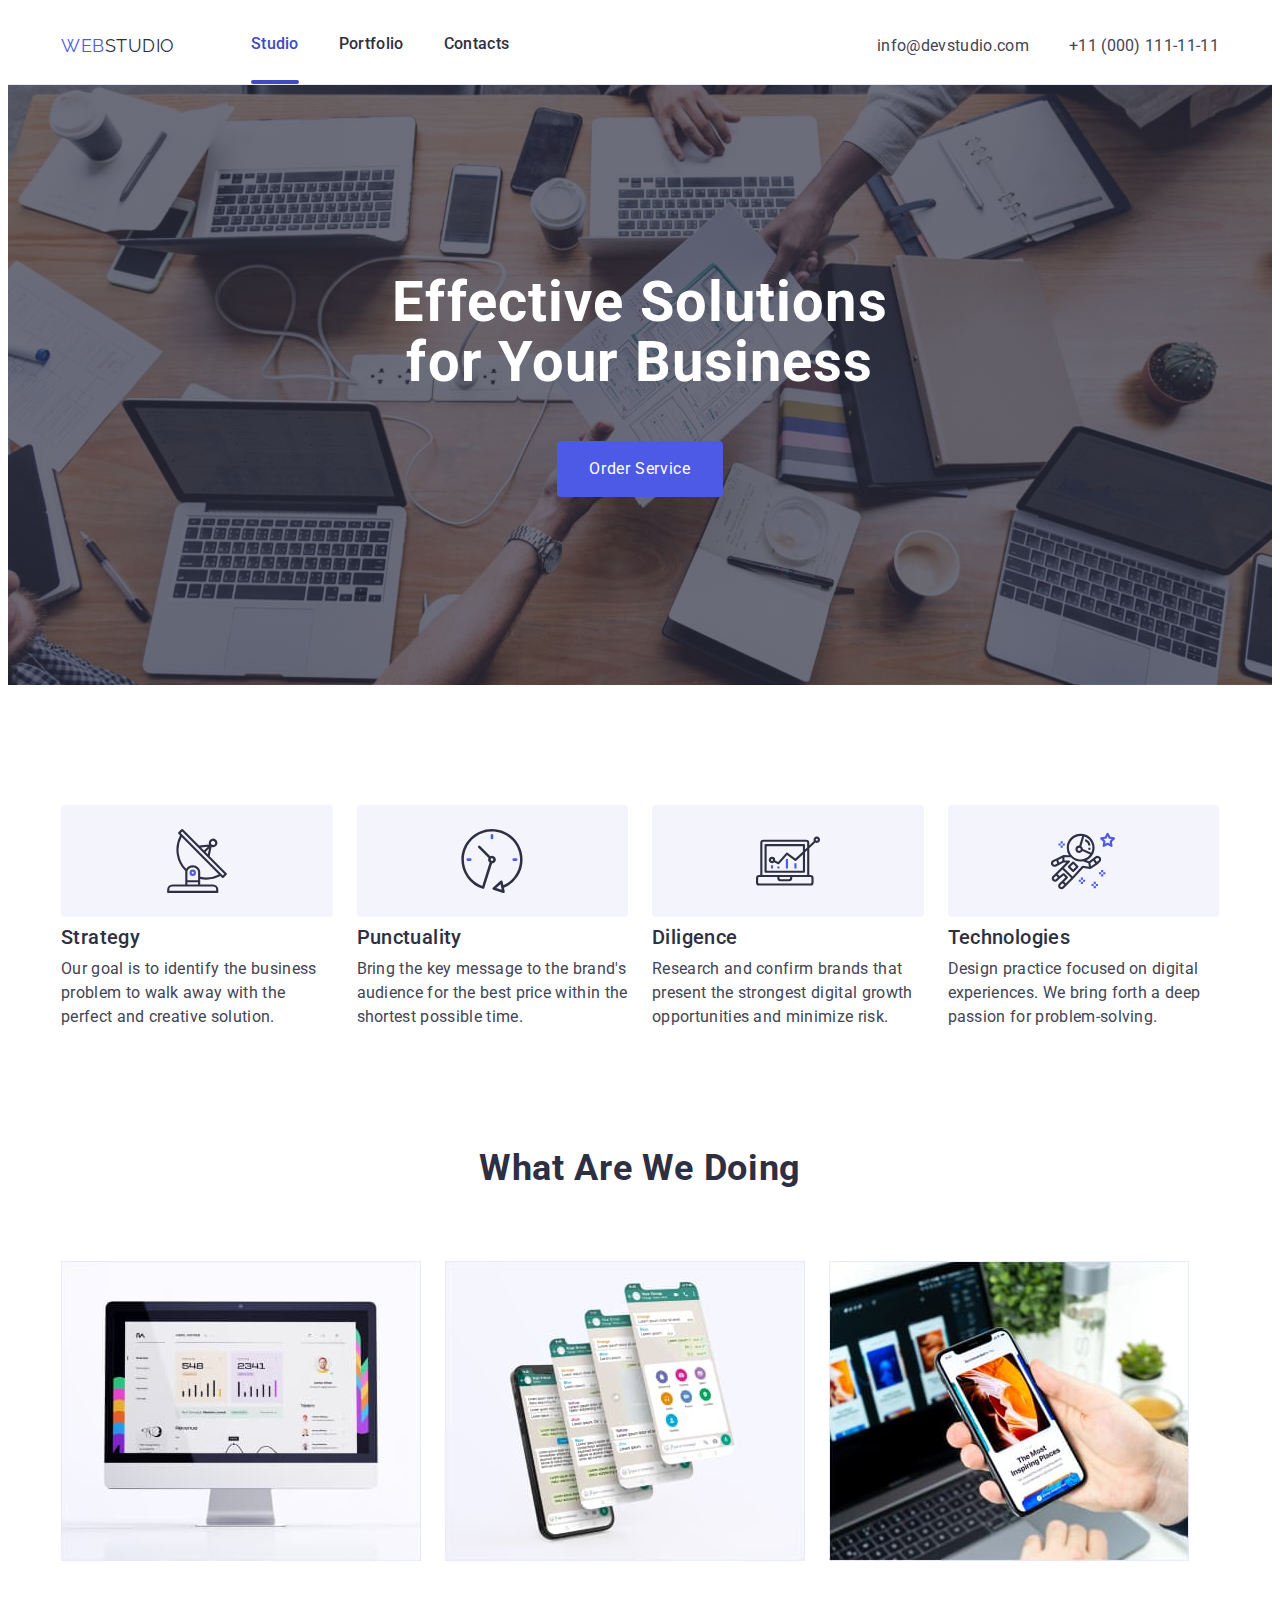
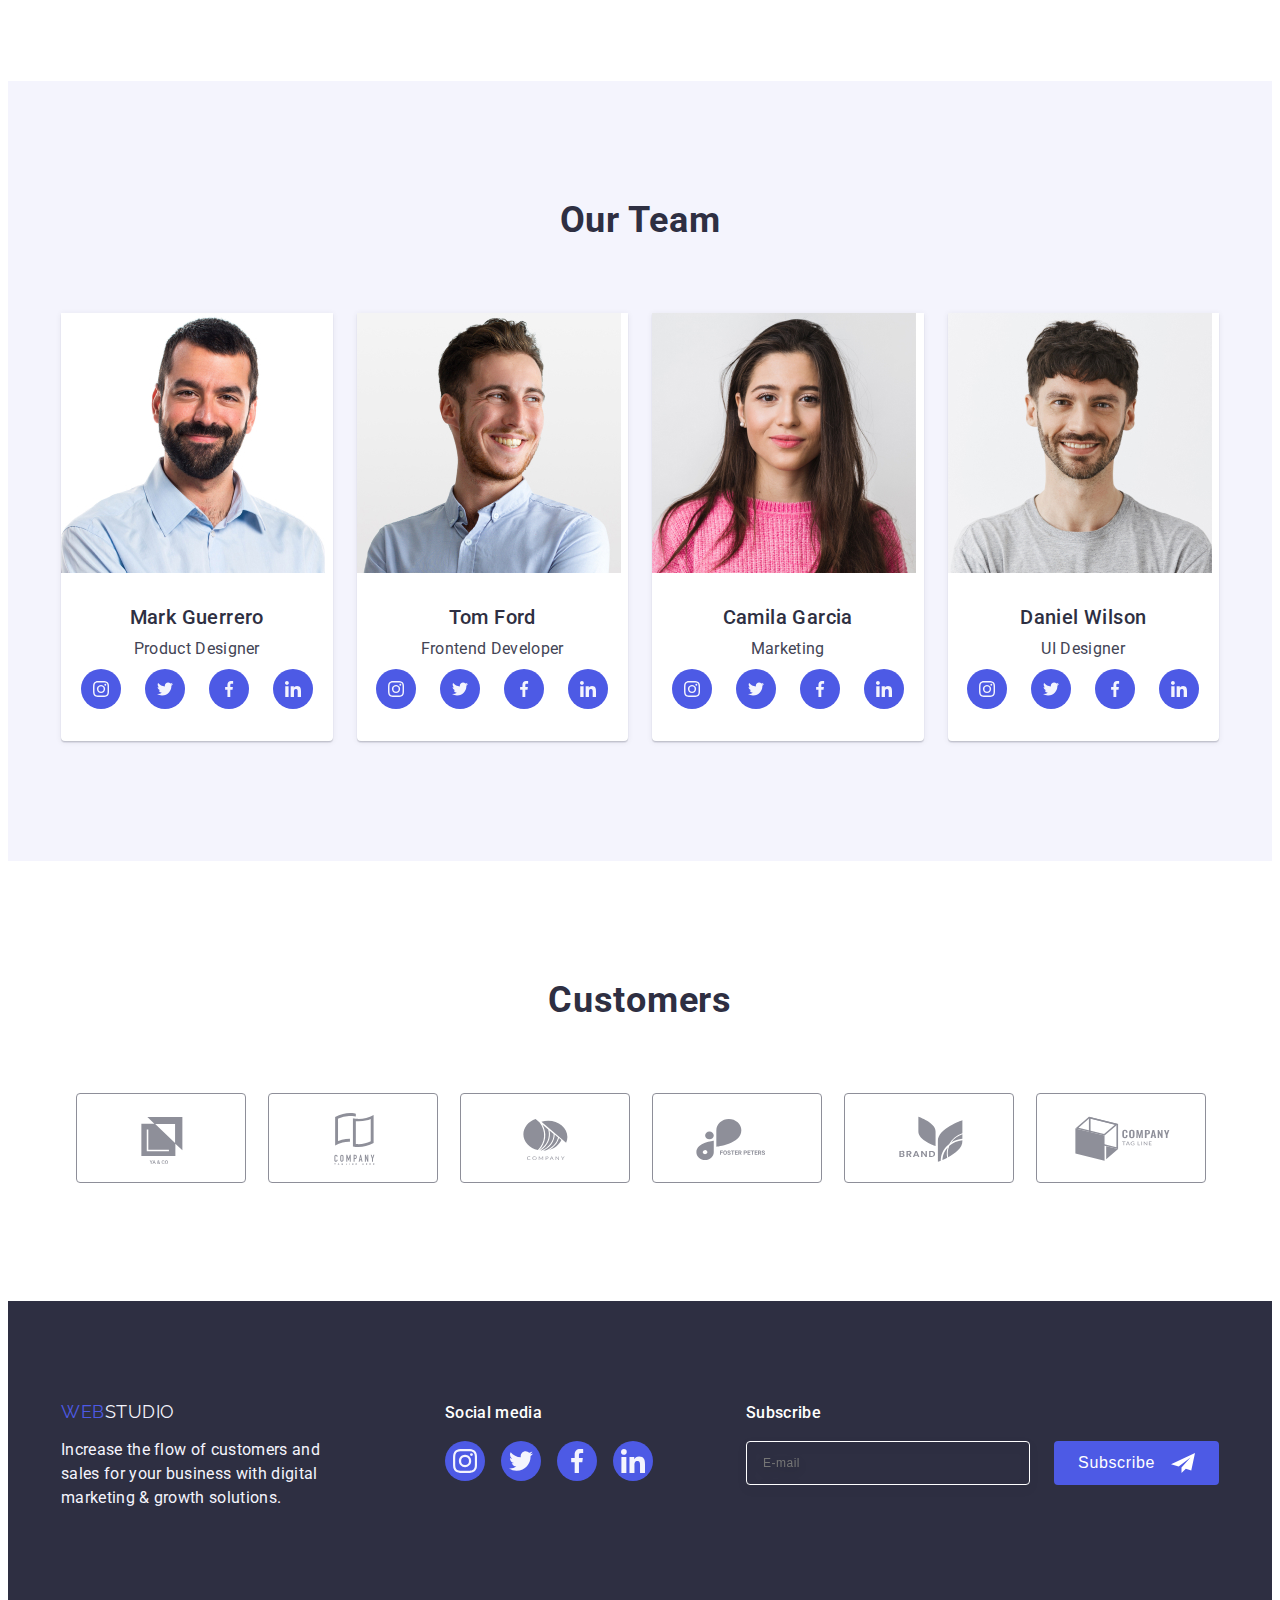
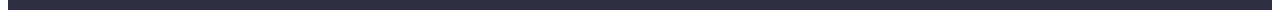
<file: index.html>
<!DOCTYPE html>
<html lang="en">
<head >
    <meta charset="UTF-8">
    <meta http-equiv="X-UA-Compatible" content="IE=edge">
    <meta name="viewport" content="width=device-width, initial-scale=1.0">
    <title>Студія</title>
    <link rel="preconnect" href="https://fonts.googleapis.com">
    <link rel="preconnect" href="https://fonts.gstatic.com" crossorigin>
    <link href="https://fonts.googleapis.com/css2?family=Raleway:wght@800&family=Roboto:wght@400;500;600;700&display=swap" rel="stylesheet">
    <link rel="stylesheet" href="https://cdnjs.cloudflare.com/ajax/libs/modern-normalize/1.1.0/modern-normalize.min.css" integrity="sha512-wpPYUAdjBVSE4KJnH1VR1HeZfpl1ub8YT/NKx4PuQ5NmX2tKuGu6U/JRp5y+Y8XG2tV+wKQpNHVUX03MfMFn9Q==" crossorigin="anonymous" referrerpolicy="no-referrer" />
    <link href="https://unpkg.com/aos@2.3.1/dist/aos.css" rel="stylesheet">
    <link rel="stylesheet" href="./css/styles.css">
</head>
<body>
    <header class="header">
       <div class="container header-container"> 
        <nav class="header-navigation "> 
        <a class="header-logo link " href="./index.html">Web<span class="studio-text">Studio</span></a>          
        <ul class="header-list list">
        <li class="header-item"> <a class="header-link current link" href="./index.html">Studio</a> </li>
        <li class="header-item"> <a class="header-link link" href="./portfolio.html">Portfolio</a></li>
        <li class="header-item"> <a class="header-link link" href=""> Contacts</a></li>
    </ul>
</nav>
<address class="header-address">
    <ul class="header-list list">
    <li class="header-item"><a class="header-contact link" href="mailto:info@devstudio.com">info@devstudio.com</a></li>
    <li class="header-item"><a class="header-contact link" href="tel:+110001111111">+11 (000) 111-11-11</a></li>
    </ul>
</address>
</div>
    </header>
    <main >
        <section class="first">
            <div class="container">
            <h1 class="first-tittle">Effective Solutions
            for Your Business</h1>
            <button class="first-button" type="button" data-modal-open>Order Service</button>
        </div>
        </section>
        <section class="second">
            <div class="container">
            <h2 class="second-title" hidden>work</h2>
                <ul class="second-list list">
                <li class="second-item">
                    <div class="future-item">
                    <svg class="future-icon" width="64" height="64">
                        <use href="./images/icons.svg#icon-antenna-1"></use>
                    </svg>
                </div>
                    <h3 class="second-category">Strategy</h3>
                    <p class="second-text">Our goal is to identify the business
                        problem to walk away with the perfect and creative solution. </p>
                </li>
                <li class="second-item">
                    <div class="future-item">
                    <svg class="future-icon" width="64" height="64">
                        <use href="./images/icons.svg#icon-clock-1"></use>
                    </svg>
                    </div>
                    <h3 class="second-category">Punctuality</h3>
                    <p class="second-text">Bring the key message to the brand's audience for the best price within the shortest possible time.</p>
                </li>
                <li class="second-item">
                    <div class="future-item">
                    <svg class="future-icon" width="64" height="64">
                        <use href="./images/icons.svg#icon-diagram-1"></use>
                    </svg>
                    </div>
                    <h3 class="second-category">Diligence</h3>
                    <p class="second-text">Research and confirm brands that present the strongest digital growth opportunities and minimize risk.</p>
                </li>
                <li class="second-item">
                    <div class="future-item">
                    <svg class="future-icon" width="64" height="64">
                        <use href="./images/icons.svg#icon-astronaut-1"></use>
                    </svg>
                    </div>
                    <h3 class="second-category">Technologies</h3>
                    <p class="second-text">Design practice focused on digital experiences. We bring forth a deep passion for problem-solving.</p>
                </li>
            </ul>
        </div>
        </section>
        <section class="third">
            <div class="container">
            <h2 class="third-tittle">What are we doing</h2>
       <ul class="list picture-third">
        <li class="picture-third"><img src="./images/monitor.jpg" alt="monitor" width= "360" height="300"></li>
        <li class="picture-third"><img src="./images/telephons.jpg" alt="displays" width="360" height="300"></li>
        <li class="picture-third"><img src="./images/telephon.jpg" alt="telephon" width="360" height="300"></li>
       </ul> 
    </div>    
        </section>
        <section class="fourth">
            <div class="container">
            <h2 class="fourth-tittle">Our Team</h2>
            <ul class="fourth-list list">
                <li class="fourth-item">
                    <img src="./images/mark.jpg" alt="mark" width="264" height="260">
                    <div class="teem-text">
                    <h3 class="fourth-name">Mark Guerrero</h3>
                    <p class="fourth-text">Product Designer</p>
                    <ul class="fourth-soc-list list">
                        <li class="fourth-soc-item"><a class="fourth-soc-link link" href="">
                            <svg class="fourth-soc-icon" width="16" height="16">
                                <use href="./images/icons.svg#icon-instagram-2"></use>
                            </svg>
                        </a></li>
                        <li class="fourth-soc-item"><a class="fourth-soc-link link" href="">
                            <svg class="fourth-soc-icon" width="16" height="16">
                                <use href="./images/icons.svg#icon-twitter-1"></use>
                            </svg>
                        </a></li>
                        <li class="fourth-soc-item"><a class="fourth-soc-link link" href="">
                            <svg class="fourth-soc-icon" width="16" height="16">
                                <use href="./images/icons.svg#icon-facebook-1"></use>
                            </svg>
                        </a></li>
                        <li class="fourth-soc-item"><a class="fourth-soc-link link" href="">
                            <svg class="fourth-soc-icon" width="16" height="16">
                                <use href="./images/icons.svg#icon-linkedin-1"></use>
                            </svg>
                        </a></li>
                    </ul>
                </div>
                </li>
                <li class="fourth-item">
                    <img src="./images/tom.jpg" alt="tom" width="264" height="260">
                    <div class="teem-text">
                    <h3 class="fourth-name">Tom Ford</h3>
                    <p class="fourth-text">Frontend Developer</p>
                    <ul class="fourth-soc-list list">
                        <li class="fourth-soc-item"><a class="fourth-soc-link link" href="">
                            <svg class="fourth-soc-icon" width="16" height="16">
                                <use href="./images/icons.svg#icon-instagram-2" ></use>
                            </svg>
                        </a></li>
                        <li class="fourth-soc-item"><a class="fourth-soc-link link" href="">
                            <svg class="fourth-soc-icon" width="16" height="16">
                                <use href="./images/icons.svg#icon-twitter-1"></use>
                            </svg>
                        </a></li>
                        <li class="fourth-soc-item"><a class="fourth-soc-link link" href="">
                            <svg class="fourth-soc-icon" width="16" height="16">
                                <use href="./images/icons.svg#icon-facebook-1"></use>
                            </svg>
                        </a></li>
                        <li class="fourth-soc-item"><a class="fourth-soc-link link" href="">
                            <svg class="fourth-soc-icon" width="16" height="16">
                                <use href="./images/icons.svg#icon-linkedin-1"></use>
                            </svg>
                        </a></li>
                    </ul>
                </div>
                </li>
                <li class="fourth-item">
                    <img src="./images/kamila.jpg" alt="kamila" width="264" height="260">
                    <div class="teem-text">
                    <h3 class="fourth-name">Camila Garcia</h3>
                    <p class="fourth-text">Marketing</p>
                    <ul class="fourth-soc-list list">
                        <li class="fourth-soc-item"><a class="fourth-soc-link link"  href="">
                            <svg class="fourth-soc-icon" width="16" height="16">
                                <use href="./images/icons.svg#icon-instagram-2"></use>
                            </svg>
                        </a></li>
                        <li class="fourth-soc-item"><a class="fourth-soc-link link"  href="">
                            <svg class="fourth-soc-icon" width="16" height="16">
                                <use href="./images/icons.svg#icon-twitter-1"></use>
                            </svg>
                        </a></li>
                        <li class="fourth-soc-item"><a class="fourth-soc-link link"  href="">
                            <svg class="fourth-soc-icon" width="16" height="16">
                                <use href="./images/icons.svg#icon-facebook-1"></use>
                            </svg>
                        </a></li>
                        <li class="fourth-soc-item"><a class="fourth-soc-link link"  href="">
                            <svg class="fourth-soc-icon" width="16" height="16">
                                <use href="./images/icons.svg#icon-linkedin-1"></use>
                            </svg>
                        </a></li>
                    </ul>
                </div>
                </li>
                <li class="fourth-item">
                    <img src="./images/daniel.jpg" alt="daniel" width="264" height="260">
                    <div class="teem-text">
                    <h3 class="fourth-name">Daniel Wilson</h3>
                    <p class="fourth-text">UI Designer</p>
                    <ul class="fourth-soc-list list">
                        <li class="fourth-soc-item"><a class="fourth-soc-link link"  href="">
                            <svg class="fourth-soc-icon" width="16" height="16">
                                <use href="./images/icons.svg#icon-instagram-2"></use>
                            </svg>
                        </a></li>
                        <li class="fourth-soc-item"><a class="fourth-soc-link link"  href="">
                            <svg class="fourth-soc-icon" width="16" height="16">
                                <use href="./images/icons.svg#icon-twitter-1"></use>
                            </svg>
                        </a></li>
                        <li class="fourth-soc-item"><a class="fourth-soc-link link"  href="">
                            <svg class="fourth-soc-icon" width="16" height="16">
                                <use href="./images/icons.svg#icon-facebook-1"></use>
                            </svg>
                        </a></li>
                        <li class="fourth-soc-item"><a class="fourth-soc-link link"  href="">
                            <svg class="fourth-soc-icon" width="16" height="16">
                                <use href="./images/icons.svg#icon-linkedin-1"></use>
                            </svg>
                                 </a></li>
                    </ul>
                </div>
                </li>
            </ul>
        </div>
        </section>
        <section class="fifth">
            <div class="container">
                <h2 class="fifth-tittle">Customers</h2>
             <ul class="customers-list list">
                <li class="customers-item"><a class="customers-link link" href="">
                    <svg class="customers-icon" width="104" height="56">
                        <use href="./images/icons.svg#icon-Logo"></use>
                    </svg>
                </a></li>
                <li class="customers-item"><a class="customers-link link" href="">
                    <svg class="customers-icon" width="104" height="56">
                        <use href="./images/icons.svg#icon-Logo-1"></use>
                    </svg>
                </a></li>
                <li class="customers-item"><a class="customers-link link" href="">
                    <svg class="customers-icon" width="104" height="56">
                        <use href="./images/icons.svg#icon-Logo-2"></use>
                    </svg>
                </a></li>
                <li class="customers-item"><a class="customers-link link" href="">
                    <svg class="customers-icon" width="104" height="56">
                        <use href="./images/icons.svg#icon-Logo-3"></use>
                    </svg>
                </a></li>
                <li class="customers-item"><a class="customers-link link" href="">
                    <svg class="customers-icon" width="104" height="56">
                        <use href="./images/icons.svg#icon-Logo-4"></use>
                    </svg>
                </a></li>
                <li class="customers-item"><a class="customers-link link" href="">
                    <svg class="customers-icon" width="104" height="56">
                        <use href="./images/icons.svg#icon-Logo-5"></use>
                    </svg>
                </a></li>
             </ul> 
             </div>
            </section>       
    </main>
    <footer class="footer">
        <div class="container footer-container">
            <div>
        <a class="footer-logo link" href="./index.html"> Web<span class="studio-color">Studio</span></a>  
                <p class="footer-text">Increase the flow of customers and sales for your business with digital marketing & growth solutions.</p>   
            </div>
            <div class="footer-wrap">
                <h3 class="social-media">Social media</h3>
                <ul class="social-media-list list">
                    <li class="footer-social">
                        <a class="footer-social-link link" href="">
                            <svg class="footer-social-icon" width="24" height="24">
                                <use href="./images/icons.svg#icon-instagram-2"></use>
                            </svg>
                        </a>
                    </li>
                    <li class="footer-social">
                        <a class="footer-social-link link" href="">
                            <svg class="footer-social-icon" width="24" height="24">
                                <use href="./images/icons.svg#icon-twitter-1"></use>
                            </svg>
                        </a>
                    </li>
                    <li class="footer-social">
                        <a class="footer-social-link link" href="">
                            <svg class="footer-social-icon" width="24" height="24">
                                <use href="./images/icons.svg#icon-facebook-1"></use>
                            </svg>
                        </a>
                    </li>
                <li class="footer-social">
                        <a class="footer-social-link link" href="">
                            <svg class="footer-social-icon" width="24" height="24">
                                <use href="./images/icons.svg#icon-linkedin-1"></use>
                            </svg>
                        </a>
                    </li>    
                </ul>
            </div>
       
        <div class="footer-subscribe">
            <p class="subscribe-text">Subscribe</p>
            <form class="subscribe-form">
                <input class="subscribe-email" type="email" name="email" name="email" placeholder="E-mail">
                <button type="submit" class="subscribe-button">Subscribe
                        <svg class="subscribe-icon" width="24" height="24">
                            <use href="./images/icons.svg#icon-Frame-3-1"></use>
                        </svg>
               </button>
            </form>
        </div>
    </div>
            </footer>
            <div class="backdrop is-hidden" data-modal>
             <div class="modal">
                <button class="modal-close-btn" type="button" data-modal-close>
                    <svg class="close-x" width="8" height="8">
                        <use href="./images/icons.svg#icon-close-black-18dp-2-1"></use>
                    </svg>
                </button>
                <p class="modal-tittle">Leave your contacts and we will call you back</p>
                <form class="modal-form">
                    <div class="modal-field">
                    <label for="user-name" class="input-text">Name</label>
                    <div class="input-wrap">
                    <input type="text" name="user-name" id="user-name" class="modal-input">
                    <svg class="modal-icon" width="18px" height="24px">
                        <use href="./images/icons.svg#icon-person-black-18dp-1-1"></use>
                    </svg>
                </div>
                </div>
                <div class="modal-field">
                <label for="user-tel" class="input-text">Phone</label>
                <div class="input-wrap">
                    <input type="tel" name="user-tel" id="user-tel" class="modal-input">
                <svg class="modal-icon" width="18px" height="24px">
                    <use href="./images/icons.svg#icon-phone-black-18dp-1-1"></use>
                </svg>
                </div>
                </div>
                <div class="modal-field">
                    <label for="user-email" class="input-text">Email</label>
                <div class="input-wrap">    
                <input type="email" name="user-email" id="user-email" class="modal-input">
            <svg class="modal-icon" width="18px" height="24px">
                <use href="./images/icons.svg#icon-email-black-18dp-1-1"></use>
            </svg>
            </div>
            </div>    
               <div class="modal-field"> 
                <label for="user-coment" class="input-text">Comment</label>
                <textarea name="user-coment" id="user-coment" class="modal-textarea" placeholder="Text input"></textarea>
                  </div>
                  <div class="modal-check">
                    <input type="checkbox" name="privacy" id="privacy" value="tru" class="input-check visually-hidden">
                  <label for="privacy" class="check-text">I accept the terms and conditions of the &nbsp;<a href="" class="check-last-text">Privacy Policy</a> </label>                  
                  </div>     
            <button class="modal-send" type="submit">Send</button>
                </form>
             </div>   
            </div>
            <script src="./js/modal.js"></script>
            <script src="https://unpkg.com/aos@2.3.1/dist/aos.js"></script>
            <script>
                AOS.init();
              </script>
</body>
</html>
</file>
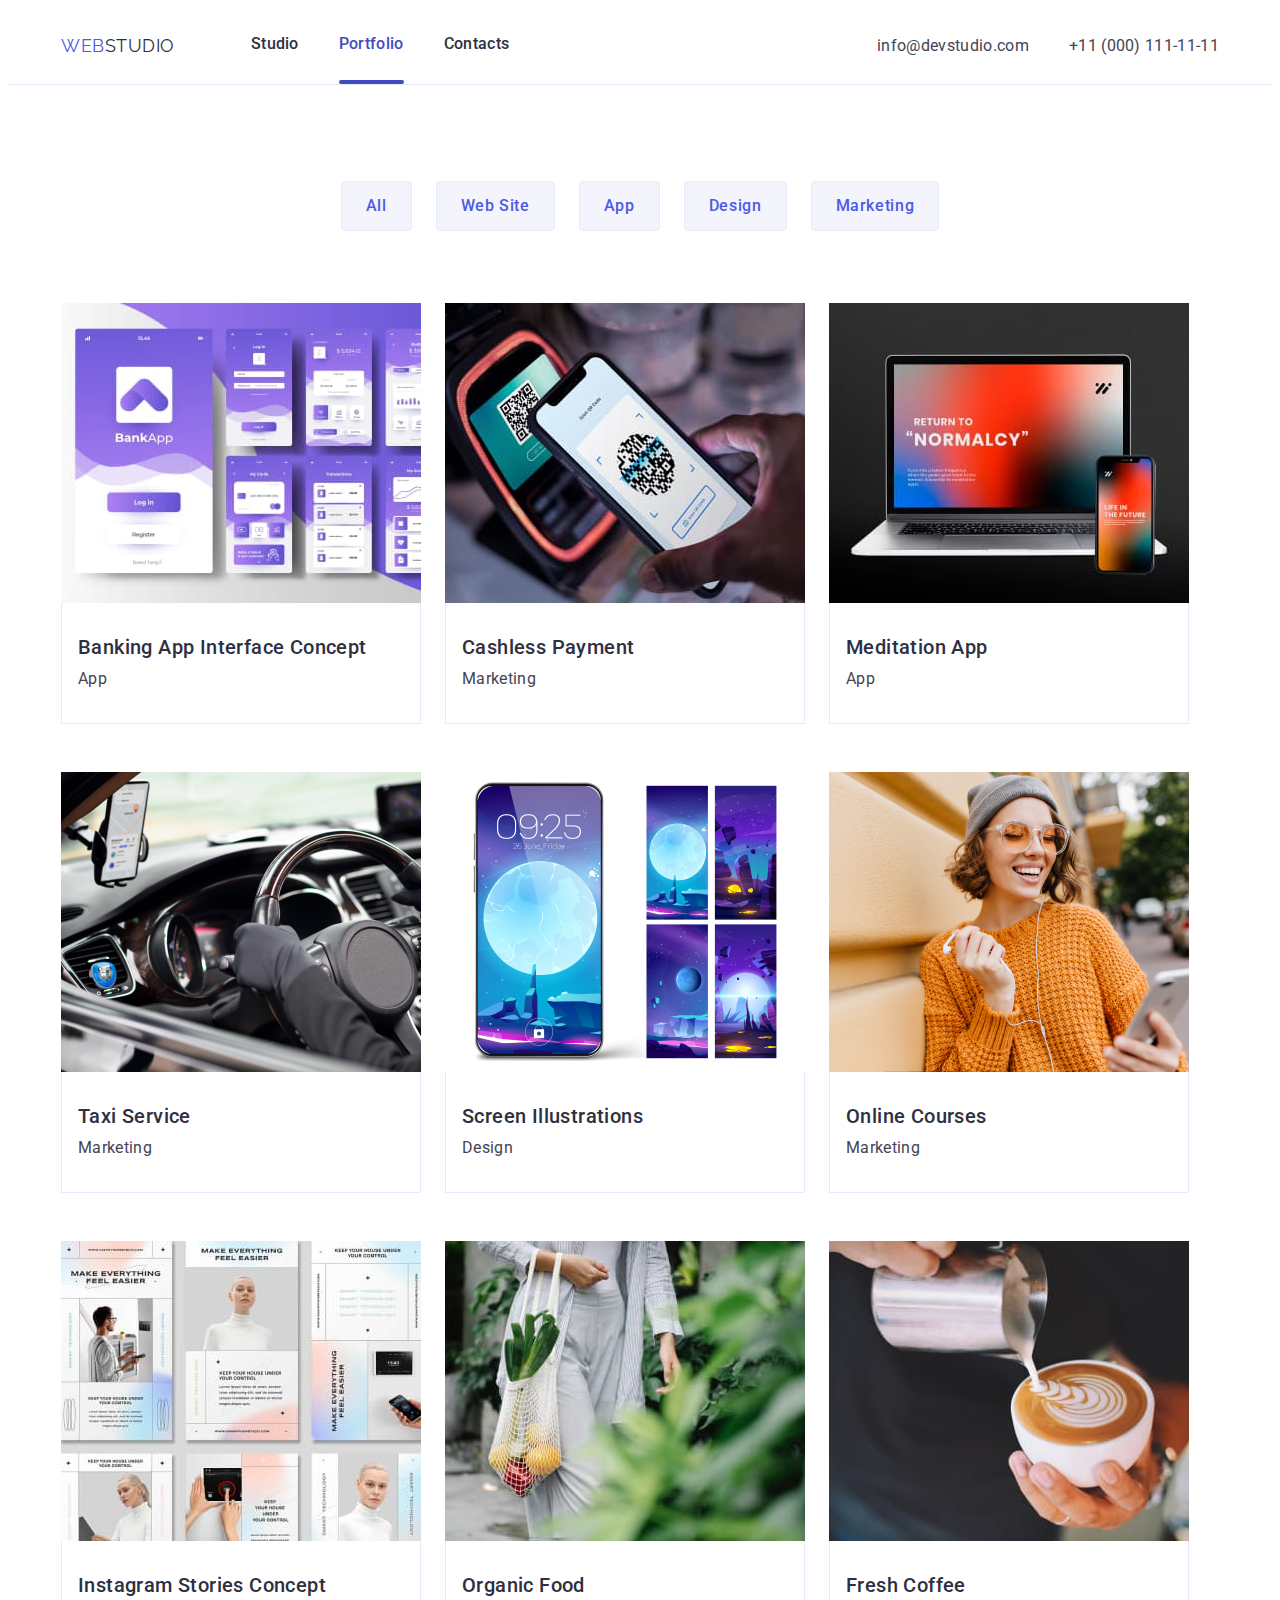
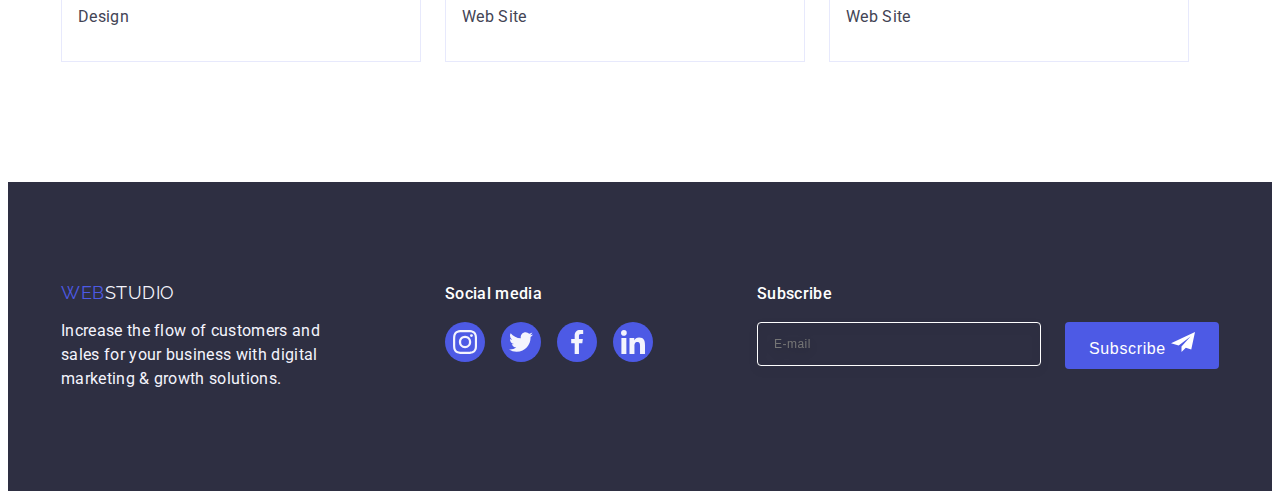
<file: portfolio.html>
<!DOCTYPE html>
<html lang="en">
<head>
    <meta charset="UTF-8">
    <meta http-equiv="X-UA-Compatible" content="IE=edge">
    <meta name="viewport" content="width=device-width, initial-scale=1.0">
    <title>Портфоліо</title>
    <link rel="preconnect" href="https://fonts.googleapis.com">
    <link rel="preconnect" href="https://fonts.gstatic.com" crossorigin>
    <link href="https://fonts.googleapis.com/css2?family=Raleway:wght@800&family=Roboto:wght@400;500;600;700&display=swap" rel="stylesheet">
    <link rel="stylesheet" href="https://cdnjs.cloudflare.com/ajax/libs/modern-normalize/1.1.0/modern-normalize.min.css" integrity="sha512-wpPYUAdjBVSE4KJnH1VR1HeZfpl1ub8YT/NKx4PuQ5NmX2tKuGu6U/JRp5y+Y8XG2tV+wKQpNHVUX03MfMFn9Q==" crossorigin="anonymous" referrerpolicy="no-referrer" />
    <link rel="stylesheet" href="./css/styles.css">
</head>
<body>
    <header class="header">
        <div class="container header-container">
        <nav class="header-navigation"> 
        <a class="header-logo link" href="./index.html">Web<span class="studio-text">Studio</span></a>          
        <ul class="header-list list">
        <li class="header-item"> <a class="header-link link" href="./index.html">Studio</a> </li>
        <li class="header-item"> <a class="header-link current link" href="./portfolio.html">Portfolio</a> </li>
        <li class="header-item"> <a class="header-link link" href=""> Contacts</a></li>
    </ul>
</nav>
<address class="header-address">
    <ul class="header-list list">
    <li class="header-item"><a class="header-contact link" href="mailto:info@devstudio.com">info@devstudio.com</a></li>
    <li class="header-item"><a class="header-contact link" href="tel:+110001111111">+11 (000) 111-11-11</a></li>
    </ul>
</address>
</div>
    </header>
    <main>
<section class="portfolio-section">
    <div class="container portfolio-conteiner">
    <h1 hidden>title</h1>
    <ul class="button-list list">
        <li class="button-item"><button class="btn-text btn" type="button">All</button></li>
        <li class="button-item"><button class="btn-text btn" type="button">Web Site</button></li>
        <li class="button-item"><button class="btn-text btn" type="button">App</button></li>
        <li class="button-item"><button class="btn-text btn" type="button">Design</button></li>
        <li class="button-item"><button class="btn-text btn" type="button">Marketing</button></li>
    </ul>
    <ul class="picture-list list">
        <li class="picture-item">
            <div class="picture-top">
            <a href="#" class="picture-item-link link">
            <img src="./images/portfolio/themth.jpg" alt="themth" width="360" height="300">
            <p class="picture-top-text">Lorem ipsum dolor sit amet consectetur adipisicing elit. Ipsa inventore optio asperiores ab! Dignissimos aperiam obcaecati cupiditate eveniet maxime ea neque vel fugiat soluta, corrupti adipisci! Distinctio soluta sunt nulla?</p>
        </div>
            <div class="under-picture">
            <h2 class="picture-tittle">Banking App Interface Concept</h2>
            <p class="picture-text">App</p>
            </div>
        </a>
        </li>
        <li class="picture-item">
            <div class="picture-top">
            <a href="#" class="picture-item-link link">
            <img src="./images/portfolio/qrscaner.jpg" alt="qrscaner" width="360" height="300">
        <p class="picture-top-text">Lorem ipsum dolor sit amet consectetur adipisicing elit. Totam, perspiciatis expedita quibusdam explicabo cupiditate beatae ea praesentium provident libero, soluta error cumque temporibus dolor, fugit deserunt perferendis voluptatem dicta optio.</p>   
        </div>
            <div class="under-picture">
            <h2 class="picture-tittle">Cashless Payment</h2>
            <p class="picture-text">Marketing</p>
            </div>
        </a>
        </li>
        <li class="picture-item">
            <div class="picture-top">
            <a href="#" class="picture-item-link link">
            <img src="./images/portfolio/normalcy.jpg" alt="normalsy" width="360" height="300">
        <p class="picture-top-text">Lorem ipsum dolor sit amet consectetur adipisicing elit. Totam, perspiciatis expedita quibusdam explicabo cupiditate beatae ea praesentium provident libero, soluta error cumque temporibus dolor, fugit deserunt perferendis voluptatem dicta optio.</p>    
        </div>
            <div class="under-picture">
            <h2 class="picture-tittle">Meditation App</h2>
            <p class="picture-text">App</p>
        </div>
        </a>
        </li>
        <li class="picture-item">
            <div class="picture-top">
            <a href="#" class="picture-item-link link">
            <img src="./images/portfolio/taxi.jpg" alt="taxi" width="360" height="300">
        <p class="picture-top-text">Lorem ipsum dolor sit amet consectetur adipisicing elit. Totam, perspiciatis expedita quibusdam explicabo cupiditate beatae ea praesentium provident libero, soluta error cumque temporibus dolor, fugit deserunt perferendis voluptatem dicta optio.</p>    
        </div>
            <div class="under-picture">
            <h2 class="picture-tittle">Taxi Service</h2>
            <p class="picture-text">Marketing</p>
        </div>
            </a>
        </li>
        <li class="picture-item">
            <div class="picture-top">
            <a href="#" class="picture-item-link link">
            <img src="./images/portfolio/moon.jpg" alt="moon" width="360" height="300">
        <p class="picture-top-text">Lorem ipsum dolor sit amet consectetur adipisicing elit. Totam, perspiciatis expedita quibusdam explicabo cupiditate beatae ea praesentium provident libero, soluta error cumque temporibus dolor, fugit deserunt perferendis voluptatem dicta optio.</p>    
        </div>
            <div class="under-picture">
            <h2 class="picture-tittle">Screen Illustrations</h2>
            <p class="picture-text">Design</p>
        </div>
            </a>
        </li>
        <li class="picture-item">
            <div class="picture-top">
            <a href="#" class="picture-item-link link">
            <img src="./images/portfolio/girl.jpg" alt="girl" width="360" height="300">
            <p class="picture-top-text">Lorem ipsum dolor sit amet consectetur adipisicing elit. Dicta ea possimus fugit facilis a. Aliquid veniam harum cumque delectus. Id porro quaerat nulla atque officia similique, non nihil error eveniet.</p>
        </div>
            <div class="under-picture">
            <h2 class="picture-tittle">Online Courses</h2>
            <p class="picture-text">Marketing</p>
        </div>
            </a>
        </li>
        <li class="picture-item">
            <div class="picture-top">
            <a href="#" class="picture-item-link link">
            <img src="./images/portfolio/instagram.jpg" alt="instagram" width="360" height="300">
             <p class="picture-top-text">Lorem ipsum dolor sit amet consectetur adipisicing elit. Distinctio, molestias nostrum. Illo ipsam quibusdam placeat molestiae libero quidem, a totam ex sed veritatis, odit cupiditate quia necessitatibus eos recusandae ullam.</p>       
        </div>
            <div class="under-picture">
            <h2 class="picture-tittle">Instagram Stories Concept</h2>
            <p class="picture-text">Design</p>
        </div>
            </a>
        </li>
        <li class="picture-item">
            <div class="picture-top">
            <a href="#" class="picture-item-link link">
            <img src="./images/portfolio/organic.jpg" alt="organic" width="360" height="300">
            <p class="picture-top-text">Lorem ipsum dolor sit amet consectetur adipisicing elit. Maiores atque unde hic minus, facere numquam reprehenderit inventore quo veritatis assumenda id possimus harum temporibus distinctio. Incidunt numquam odit fugiat corporis?</p>
        </div>
            <div class="under-picture">
            <h2 class="picture-tittle">Organic Food</h2>
            <p class="picture-text">Web Site</p>
        </div>
            </a>
        </li>
        <li class="picture-item">
            <div class="picture-top">
            <a href="#" class="picture-item-link link">
            <img src="./images/portfolio/coffe.jpg" alt="coffe" width="360" height="300">
            <p class="picture-top-text">Lorem ipsum, dolor sit amet consectetur adipisicing elit. Temporibus laborum ipsum et non accusamus error? Tempore sunt maiores optio voluptas ipsum voluptatibus, soluta doloribus est, dicta iste aliquid perspiciatis veniam?</p>
        </div>
            <div class="under-picture">
            <h2 class="picture-tittle">Fresh Coffee</h2>
            <p class="picture-text">Web Site</p>
        </div>
        </a>
        </li>
    </ul>
    </div>
</section>
    </main>
    <footer class="footer">
        <div class="container footer-container">
            <div>
        <a class="footer-logo link" href="./index.html">Web<span class="studio-color">Studio</span></a>  
                <p class="footer-text">Increase the flow of customers and sales for your business with digital marketing & growth solutions.</p>
            </div>
            <div class="footer-wrap">
                <p class="social-media">Social media</p>
                <ul class="social-media-list list">
                    <li class="footer-social">
                        <a class="footer-social-link link" href="">
                            <svg class="footer-social-icon" width="24" height="24">
                                <use href="./images/icons.svg#icon-instagram-2"></use>
                            </svg>
                        </a>
                    </li>
                    <li class="footer-social">
                        <a class="footer-social-link link" href="">
                            <svg class="footer-social-icon" width="24" height="24">
                                <use href="./images/icons.svg#icon-twitter-1"></use>
                            </svg>
                        </a>
                    </li>
                    <li class="footer-social">
                        <a class="footer-social-link link" href="">
                            <svg class="footer-social-icon" width="24" height="24">
                                <use href="./images/icons.svg#icon-facebook-1"></use>
                            </svg>
                        </a>
                    </li>
                <li class="footer-social">
                        <a class="footer-social-link link" href="">
                            <svg class="footer-social-icon" width="24" height="24">
                                <use href="./images/icons.svg#icon-linkedin-1"></use>
                            </svg>
                        </a>
                    </li>    
                </ul>
            </div>
            <div class="footer-subscribe">
                <p class="subscribe-text">Subscribe</p>
                <form class="subscribe-form">
                    <input class="subscribe-email" type="email" name="email" name="email" placeholder="E-mail">
                    <button type="submit" class="subscribe-button">
                        <span class="subscribe-button-text">Subscribe
                            <svg class="subscribe-icon" width="24" height="24">
                                <use href="./images/icons.svg#icon-Frame-3-1"></use>
                            </svg>
                    </span>
                    </button>
                </form>
            </div>
        </div>   
    </footer>   
</body>
</html>
</file>
<file: css/styles.css>
:root{
    --main-title-color: #FFFFFF;
    --text-color: #2E2F42;
    --third-tittle-color: #4d5ae5;
    --body-color:#434455;
    --focus-hover-color:#404bbf;
    --footer-text-color:#F4F4FD;
    --btn-color:#E7E9FC;
    --main-transition: 250ms cubic-bezier(0.4, 0, 0.2, 1);
}
p,h1,h2,h3,h4,h5,h6{
margin: 0;
}
ul{
    margin: 0;
    padding-left: 0;
}
img{
    display: block;
}
header{
    padding-top: 24px;
   padding-bottom: 24px;
   border-bottom: 1px solid #E7E9FC;
}
body {
    font-family: 'Roboto', sans-serif;
    background: var(--main-title-color);
    color: var(--body-color);
}
.list{
    list-style: none;
}
.link{
    text-decoration: none;

}
.visually-hidden{
    position: absolute;
    width: 1px;
    height: 1px;
    margin: -1px;
    border: 0;
    padding: 0;
    white-space: nowrap;
    clip-path: inset(100%);
    clip: rect(0 0 0 0);
    overflow: hidden;
}
.container{
 width: 1158px;
 padding-left: 15px;
 padding-right: 15px;
 margin-right: auto;
 margin-left: auto;

}
.header-container{
    display: flex;
    align-items: center;
    
}
.header-navigation{
    display: flex;
    align-items: center;
    margin-right: auto;

}
.header-link:hover{
color: var(--focus-hover-color);
}
.header-link:focus{
color: var(--focus-hover-color);
}

.studio-text{
    color: var(--text-color);    
}
.header-logo  {
    font-family: 'Raleway', sans-serif;
font-weight: 800px;
font-size: 18px;
line-height: 1.17;
display: flex;
align-items: center;
letter-spacing: 0.03em;
text-transform: uppercase;
color:var(--third-tittle-color);
text-decoration: none;
margin-right: 76px;
}
.header-list{
    display: flex;
    justify-content: center;
    gap: 40px;
}
.header-item {
    font-weight: 500;
font-size: 16px;
font-style: normal;
line-height: 1.5;
letter-spacing: 0.02em;
color: var(--text-color);
 }
 .header-item:last-child{
    margin-right: 0;
 }
.header-link {
    font-weight: 500;
    font-size: 16px;
    line-height: 1.5;
    letter-spacing: 0.02em;
    color: var(--text-color);
    transition: color var(--main-transition);
}
.link{
    text-decoration:none;
}
.current{
   color: #404bbf;
}
.current::after{
    position: relative;
    content: '';
    background-color: var(--focus-hover-color);
   display: block;
      height: 4px;
   border-radius: 2px;
   top: 24px;

   
}
.header-address {
    font-style: normal;
}
.header-contact {
    font-weight: 400;
    font-size: 16px;
    line-height: 1.5;
    letter-spacing: 0.02em;
    color: var(--body-color) ;
    transition: color var(--main-transition);    
}

.header-contact:hover{
    color: var(--focus-hover-color);
}
.header-contact:focus{
    color: var(--focus-hover-color);
}

.first {
    background: var(--text-color);
    background-image: linear-gradient(rgba(46, 47, 66, 0.7), rgba(46, 47, 66, 0.7)), url(../images/people-office.jpg);
    background-repeat: no-repeat;
    background-position: center;
    background-size: cover;
    max-width: 1440px; 
    margin: 0 auto;   
    padding-top: 188px;
    padding-bottom: 188px;
}

.first-tittle {
    font-weight: 700;
font-size: 56px;
line-height: 1.07;
text-align: center;
letter-spacing: 0.02em;
color: var(--main-title-color);
max-width: 496px;
margin-right: auto;
margin-left: auto;
margin-bottom: 48px;
}
.first-button {
    font-family: "Roboto", sans-serif;
    background: var(--third-tittle-color);
    font-weight: 500px;
font-size: 16px;
line-height: 1.5;
display: flex;
align-items: center;
letter-spacing: 0.04em;
color: var(--main-title-color);
cursor: pointer;
padding: 16px 32px ;
margin-right: auto;
margin-left: auto;
border: none;
border-radius: 4px;
transition: background-color var(--main-transition);
}
.first-button:hover{
    background-color:var(--focus-hover-color);
}
.first-button:focus{
    background-color: var(--focus-hover-color);
}
.portfolio-section{
    padding-top: 96px;
    padding-bottom: 120px;
}
.btn{
    background: var(--footer-text-color);
border: 1px solid var(--btn-color);
border-radius: 4px;
cursor: pointer;
padding: 12px 24px;
border: 1px solid #E7E9FC;
box-shadow: 0px 0px 0px rgba(0, 0, 0, 0.1),
 0px 0px 0px rgba(0, 0, 0, 0.08), 
 0px 0px 0px rgba(0, 0, 0, 0.12);
 
}
.btn:hover{
    background-color: var(--focus-hover-color);
    box-shadow: 0px 3px 1px rgba(0, 0, 0, 0.1), 0px 2px 1px rgba(0, 0, 0, 0.08), 0px 2px 2px rgba(0, 0, 0, 0.12);
    border-color: var(--focus-hover-color);
}
.btn:focus{
    background-color: var(--focus-hover-color);
    box-shadow: 0px 3px 1px rgba(0, 0, 0, 0.1), 0px 2px 1px rgba(0, 0, 0, 0.08), 0px 2px 2px rgba(0, 0, 0, 0.12);
}
.btn-text{
    font-family: "Roboto", sans-serif;
    font-weight: 500;
font-size: 16px;
line-height: 1.5;
display: flex;
align-items: center;
text-align: center;
letter-spacing: 0.04em;
color:var(--third-tittle-color);
transition: color var(--main-transition), background-color var(--main-transition), box-shadow var(--main-transition), border-color var(--main-transition), color var(--main-transition);
}
.btn-text:hover{
    color:var(--main-title-color);
}
.btn-text:focus{
    color:var(--main-title-color);
}
.button-list{
    display: flex;
    justify-content: center;
    gap: 24px;
    margin-bottom: 72px;
}

.picture-list{
       flex-wrap: wrap;
    display: flex;
   gap: 48px 24px;
   
}

.picture-item-link{
    display: block;
    transition: box-shadow var(--main-transition) ;
   
}
.picture-item-link:hover,
.picture-item-link:focus{
    box-shadow: 0px 1px 6px rgba(46, 47, 66, 0.08),
    0px 1px 1px rgba(46, 47, 66, 0.16), 
    0px 2px 1px rgba(46, 47, 66, 0.08);
}
.picture-top{
    position: relative;
    overflow: hidden;
}
.picture-top-text{
    position: absolute;
    top: 0;
    left: 0;
    font-size: 16px;
    font-weight: 400;
    color:#F4F4FD;
    line-height: 24px;
   padding: 40px 32px 0;
    background-color: #4D5AE5;
    height: 100%;
    width: 100%;
    transform: translateY(100%);
    transition: transform var(--main-transition);
}
.picture-item-link:hover .picture-top-text{
  transform: translate(0);
}
.under-picture{
    border: 1px solid #E7E9FC;
    padding-top: 32px;
    border-top: none;
    padding-bottom: 32px; 
    padding-left: 16px;
    
}

.second{
    padding-top: 120px;
    padding-bottom: 120px;
}
.future-item{
    display: flex;
    justify-content: center;
    height: 112px;
    border-radius: 4px;
    background-color:  #F4F4FD;
    margin-bottom: 8px;
}
.future-icon{
    display: flex;
    align-items: center;
    justify-content: center;
  margin-top: 24px;
}
.second-list{
    display: flex;
}
.second-item{
    width: calc((100% - 72px) / 4);
    margin-right: 24px;
}
.second-item:last-child{
    margin-right: 0;
}
.second-category {
    font-weight: 500;
font-size: 20px;
line-height: 1.2;
letter-spacing: 0.02em;
color: var(--text-color);
margin-bottom: 8px;
}
.second-text {
    font-weight: 400px;
font-size: 16px;
line-height: 1.5;
letter-spacing: 0.02em;
color: var(--body-color);
}
.third{
    padding-bottom: 120px;
}

.third-tittle, .fourth-tittle, .fifth-tittle {
    font-weight: 700;
font-size: 36px;
line-height: 1.11;
text-align: center;
letter-spacing: 0.02em;
text-transform: capitalize;
color: var(--text-color);
margin-bottom: 72px;
margin-left: auto;
margin-right: auto;
}
.picture-third{
    display: flex;
    gap: 24px;
}
.fourth {
    background-color: var(--footer-text-color);
    padding-top: 120px;
    padding-bottom: 120px;
}
 
.fourth-list {
    background-color:var(--footer-text-color);
    display: flex;
    gap: 24px;
    justify-content: center;
}
.fourth-item {
    background-color: var(--main-title-color);
    width: calc((100% - 72px) / 4);
    box-shadow: 0px 1px 6px rgba(46, 47, 66, 0.08),
     0px 1px 1px rgba(46, 47, 66, 0.16), 
    0px 2px 1px rgba(46, 47, 66, 0.08);
    border-radius: 0px 0px 4px 4px;
      }
.teem-text{
    padding-top: 32px;
    padding-bottom: 32px;
}
.fourth-name{
    background-color:var(--main-title-color);
    font-weight: 500;
font-size: 20px;
line-height: 1.2;
text-align: center;
letter-spacing: 0.02em;
color: var(--text-color);
margin-bottom: 8px;
}
.fourth-text {
    font-weight: 400;
font-size: 16px;
line-height: 1.5;
text-align: center;
letter-spacing: 0.02em;
color: var(--body-color);
margin-bottom: 8px;
}
.fourth-soc-list {
    display: flex;
    justify-content: center;
    gap: 24px;
}
.fourth-soc-item {
    width: 40px;
    height: 40px;
}
.fourth-soc-link {
    width: 100%;
    height: 100%;
    border-radius: 50%;
    background-color: #4D5AE5;
    display: flex;
    align-items: center;
    justify-content: center;
    transition: background-color var(--main-transition) ;
}
.fourth-soc-link:hover{
    background-color: #404bbf;
}

.picture-tittle {
    background-color:var(--main-title-color);
    font-weight: 500;
font-size: 20px;
line-height: 1.2; 
letter-spacing: 0.02em;
color: var(--text-color);
margin-bottom: 8px;
}
.picture-text {
font-size: 16px;
line-height: 1.5;
letter-spacing: 0.02em;
color: var(--body-color);
}
.fifth{
    padding-top: 120px;
    padding-bottom: 120px;
}
.customers-list {
    display: flex;
    justify-content: center;
    gap: 24px;
}

.customers-item {
    width: 168px;
    height: 88px;
    
}
.customers-link {
width: 100%;
height: 100%;
    display: flex;
    align-items: center;
    justify-content: center;
    border: 1px solid #8E8F99;
    border-radius: 4px;
    color: #8E8F99;
    transition: color var(--main-transition), border-color var(--main-transition) ;
}
.customers-icon{
    fill: currentColor;
}
.customers-link:hover,
.customers-link:focus{
    color: #404bbf;
    border-color: #404bbf;
} 
.footer{
    background: var(--text-color);
    padding-top: 100px;
    padding-bottom: 100px;
    flex-grow: 1;
    
}
.footer-container{
    display: flex;
    
}
.footer-wrap{
    margin-left: 120px;
}
.footer-logo  {
    font-family: 'Raleway', sans-serif;
font-weight: 800px;
font-size: 18px;
line-height: 1.17;
align-items: center;
letter-spacing: 0.03em;
text-transform: uppercase;
color: var(--third-tittle-color);
text-decoration: none;
}
.studio-color{
    color: var(--footer-text-color);
    }

.footer-text{
    font-weight: 400;
font-size: 16px;
line-height: 1.5;
letter-spacing: 0.02em;
color: var(--footer-text-color);
margin-top: 16px;
max-width: 264px;
}

.social-media{
    font-family: 'Roboto';
font-style: normal;
font-weight: 500;
font-size: 16px;
line-height: 24px;
letter-spacing: 0.02em;
color: #FFFFFF;
margin-bottom: 16px;
}
.social-media-list{
    display: flex;
    justify-content: center;
    gap: 16px;
}

.footer-social {
    width: 40px;
    height: 40px;
}
.footer-social-link {
    width: 100%;
    height: 100%;
    border-radius: 50%;
    background-color: #4D5AE5;
    display: flex;
    align-items: center;
    justify-content: center;
    transition: background-color var(--main-transition);
}
   
.footer-social-link:hover{        
    background-color: #31D0aa;  
}

.footer-social-link:focus{
    background-color: #31D0aa;  
}
.footer-subscribe{
    margin-left: auto;
}
.subscribe-text{
   font-weight: 500;
font-size: 16px;
line-height: 1.5;
letter-spacing: 0.02em;
color: #FFFFFF;
margin-bottom: 16px;
}
.subscribe-form{
    display: flex;
}
.subscribe-email{
    background-color: transparent;
    width: 264px;
    height: 40px;
    border: 1px solid #FFFFFF;
filter: drop-shadow(0px 4px 4px rgba(0, 0, 0, 0.15));
border-radius: 4px;
padding-left: 16px;
margin-right: 24px;
font-style: normal;
font-weight: 400;
font-size: 12px;
line-height: 24px;
color: #FFFFFF;
display: flex;
align-items: center;
letter-spacing: 0.04em;
}
.subscribe-button{
    display: flex;
justify-content: center;
align-items: center;
font-weight: 500;
font-size: 16px;
line-height: 1.5;
letter-spacing: 0.04em;
color: #FFFFFF;
padding: 8px 24px;
gap: 16px;
background: #4D5AE5;
border-radius: 4px;
border: none;
cursor: pointer;
transition: background-color (var(--main-transition));
}
.subscribe-button:hover,
.subscribe-button:focus{
    background-color: var(--focus-hover-color);
}

.backdrop{
    position: fixed;
    top: 0;
    left: 0;
    background: rgba(46, 47, 66, 0.4);
    width: 100%;
    height: 100%;
    opacity: 1;
    transition: opacity var(--main-transition), 
    visibility var(--main-transition) ;
    
}
.modal{
    width: 408px;
    background: #fcfcfc;
    border-radius: 4px;
    padding: 72px 24px 24px;
    position: absolute;
    top:50%;
    left:50%;
    transform: translate(-50%, -50%) scale(1);
    transition: transform var(--main-transition) ;
}
.backdrop.is-hidden .modal{
    transform: translate(-50%, -50%) scaleY(0);  
}
.backdrop.modal{
    transform: translate(-50%, -50%) scaleY(0);  
}
.modal-close-btn{
    width: 24px;
    height: 24px;
    border-radius: 50%;
    background: #E7E9FC;
border: 1px solid rgba(0, 0, 0, 0.1);
display: flex;
align-items: center;
justify-content: center;
position: absolute;
top: 24px;
right: 24px;
cursor: pointer;
transition:  background var(--main-transition);
}

.modal-close-btn:hover{
 background: #404BBF;
}

.modal-close-btn:hover> .close-x{
    fill: #F4F4FD;
}

.is-hidden{
    opacity: 0;
    visibility: hidden;
    pointer-events: none;
}
.modal-tittle{
        font-weight: 500;
font-size: 16px;
line-height: 1.5;
text-align: center;
letter-spacing: 0.02em;
margin-bottom: 16px;
color: var(--text-color);
}
.modal-field{
    margin-bottom: 8px;
    transition: border-color var(--main-transition), color var(--main-transition);
}
.modal-field:focus{
    border-color: #4D5AE5;
    color: #4D5AE5;
}
.input-wrap{
    position: relative;
}
.modal-input{
     width: 100%;
    height: 40px;
    left: 0px;
    top: 84px;
    border: 1px solid rgba(46, 47, 66, 0.4);
border-radius: 4px; 
padding-left: 38px;
outline: transparent;
transition: border-color var(--main-transition), fill var(--main-transition);
}
.modal-input:focus{
   border-color: #4D5AE5;
}

.modal-input:focus + .modal-icon{
    fill: #4D5AE5;
}

.modal-icon{
position: absolute;
left: 16px;
top: 50%;
transform: translateY(-50%);

}

.input-text{
    display: inline-block;
    font-family: 'Roboto';
font-style: normal;
font-weight: 400;
font-size: 12px;
line-height: 14px;
color: #8E8F99;
margin-bottom: 4px;
}
.modal-textarea{
    box-sizing: border-box;
    width: 100%;
    height: 120px;
    left: 0px;
    top: 84px;
    border: 1px solid rgba(46, 47, 66, 0.4);
border-radius: 4px; 
padding-left: 16px;
font-style: normal;
font-weight: 400;
font-size: 12px;
line-height: 14px;
padding-top: 8px;
resize: none;
outline: transparent;
transition: border-color var(--main-transition) ;
}
.modal-textarea:focus{
    border-color: #4D5AE5;
}
.modal-check{
    margin-top: 16px;
}
.check-text{
    font-style: normal;
font-weight: 400;
font-size: 12px;
line-height: 14px;
letter-spacing: 0.04em;
color: #8E8F99;
    display: flex;
    align-items: center;
}
.check-text::before{
    content: '';
    width: 16px;
height: 16px;
left: 20px;
top: 55px;
border: 1px solid rgba(46, 47, 66, 0.4);
border-radius: 2px;
margin-right: 8px;
}
.check-last-text{
    color: #4D5AE5; 
}
.input-check:checked + .check-text::before{
    width: 16px;
height: 16px;
background: #404BBF;
border: 1px solid #404BBF;
border-radius: 2px;
background-image: url(../images/check.svg);
background-position: center ;
background-repeat: no-repeat;
}
.modal-send{
display: block;
text-align: center;
cursor: pointer;
border: none;
width: 169px;
height: 56px;
margin-right: auto;
margin-left: auto;
padding: 16px 32px;
margin-top: 24px;
background: #4D5AE5;
box-shadow: 0px 4px 4px rgba(0, 0, 0, 0.15);
border-radius: 4px;
color:#FFFFFF;
font-weight: 500;
font-size: 16px;
line-height: 1.5;
transition:  background-color var(--main-transition) ;
}
.modal-send:hover,
.modal-send:focus{
    background-color: var(--focus-hover-color);
}
</file>
